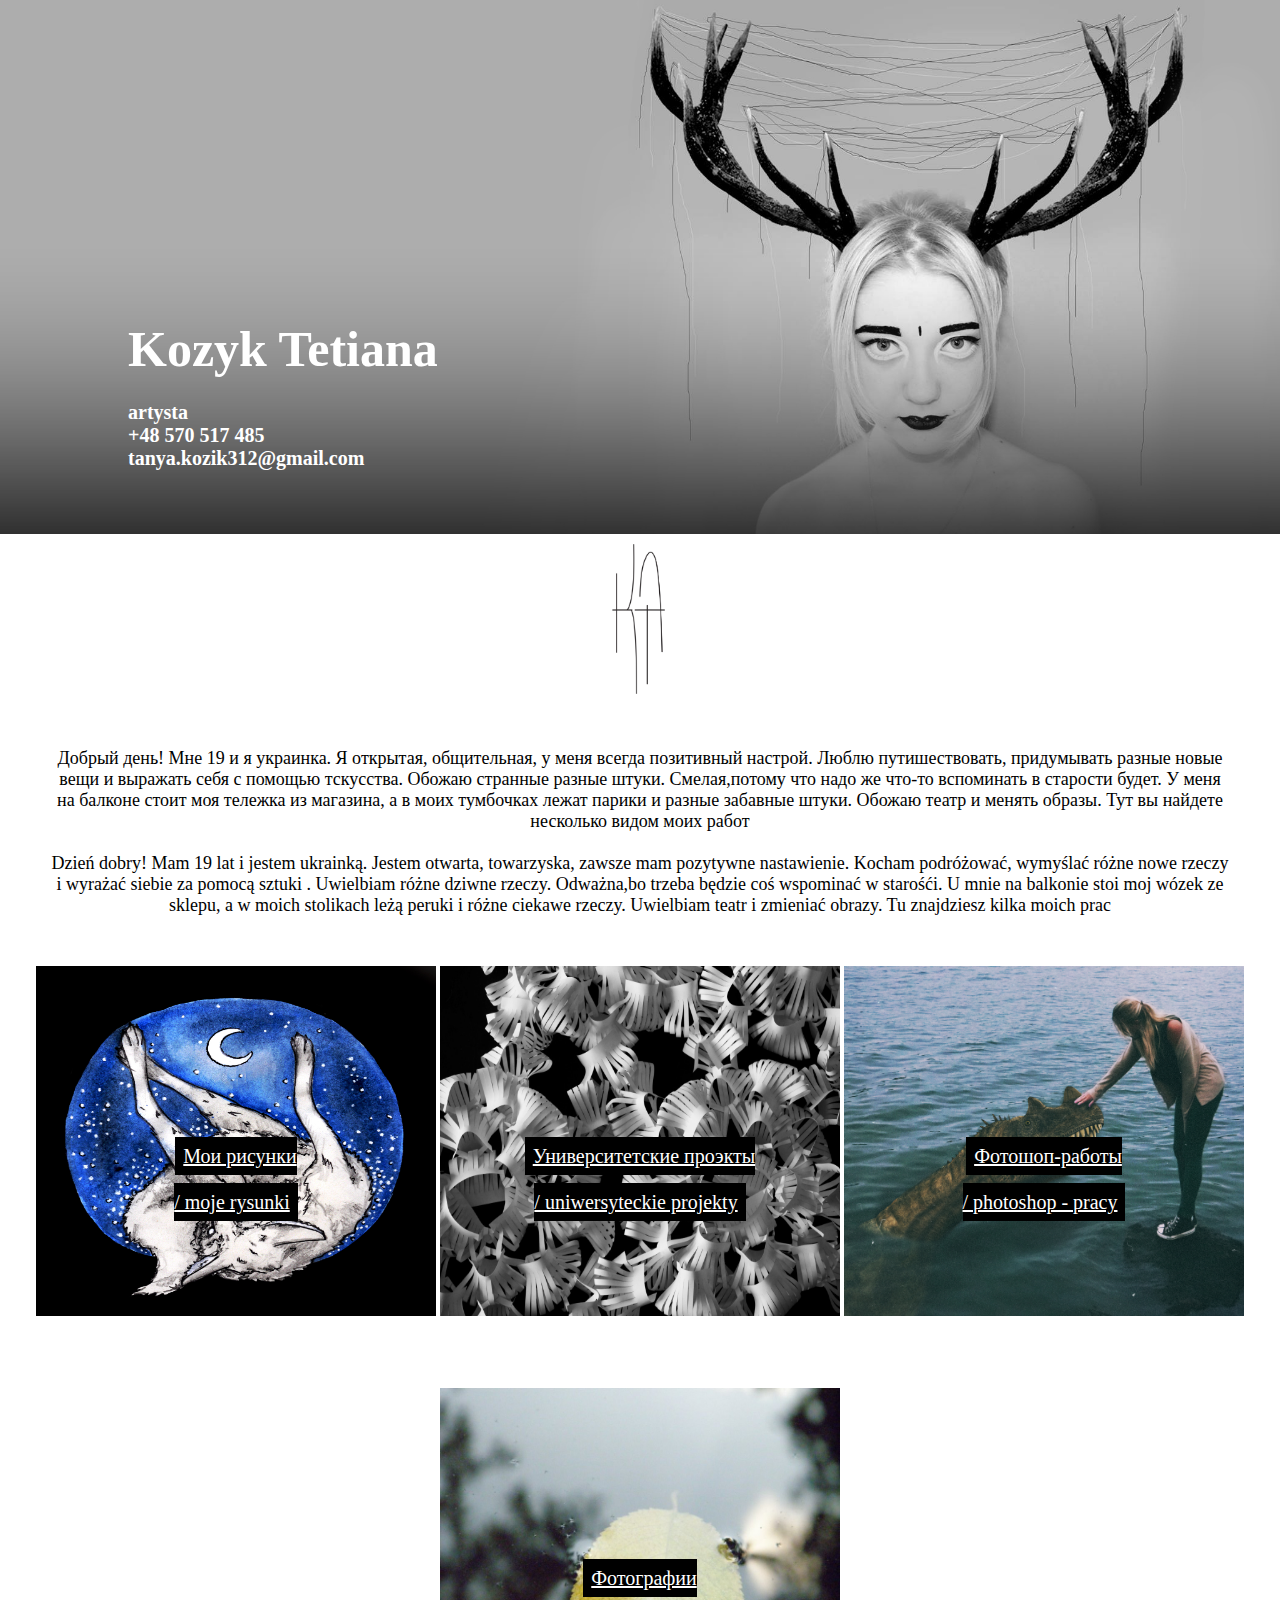
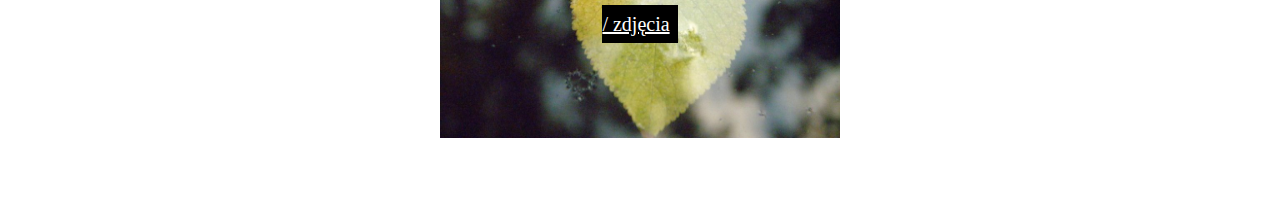
<file: index.html>
<!DOCTYPE html>
<html>
  <head>
    <title>glowna strona</title>
    <meta charset="utf8" />
    <link rel="stylesheet" href="style.css" />
    <body>

    
  <div class="wrapper">
  
        <div class="foto">
          
         
             <h2> Kozyk Tetiana </h2> 
             <h3><br/> artysta <br/> +48 570 517 485 <br/>tanya.kozik312@gmail.com</h3>
             <div class="tra">
            </div>
            </div>
            <div class="logo"><img src="img/logo.jpg" width="150" height="150" margin="5">
                
            </div>
        <div class="text">
        
Добрый день! Мне 19 и я украинка. Я открытая, общительная, у меня всегда позитивный настрой. Люблю путишествовать, придумывать разные новые вещи и выражать себя с помощью тскусства. Обожаю странные разные штуки. Смелая,потому что надо же что-то вспоминать в старости будет. У меня на балконе стоит моя тележка из магазина, а в моих тумбочках лежат парики и разные забавные штуки. Обожаю театр и менять образы.
            Тут вы найдете несколько видом моих работ 
        <br/>
             <br/>
            
Dzień dobry! Mam 19 lat i jestem ukrainką. Jestem otwarta, towarzyska, zawsze mam pozytywne nastawienie. Kocham podróżować, wymyślać różne nowe rzeczy i wyrażać siebie za pomocą sztuki . Uwielbiam różne dziwne rzeczy. Odważna,bo trzeba będzie coś wspominać w starośći. U mnie na balkonie stoi moj wózek ze sklepu, a w moich stolikach leżą peruki i różne ciekawe rzeczy. Uwielbiam teatr i zmieniać obrazy. Tu znajdziesz kilka moich prac
             </div>
             <div class="projects">
                 <div class="project">
                     <img src="img/7.jpg"  border="0">
                    <a href="rysunki.html" >Мои рисунки
                      <br/><br/>/ moje rysunki</a>
                  
                 </div>
                      
                 
                   <div class="project">
                       <img src="img/3.jpg"  border="0">
                        <a href="uniw.html" > Университетские проэкты <br/><br/>/ uniwersyteckie projekty </a>
                                  </div>

                 <div class="project">
                       <img src="img/6.jpg" border="0">
                         <a href="phs.html" > Фотошоп-работы <br/><br/>/ photoshop - pracy </a>
                                  </div>
                 
                 <div class="project">
                       <img src="img/8.jpg" border="0">
                        <a href="ffoto.html" > Фотографии <br/><br/>/ zdjęcia</a>
                                  </div>
             </div>
                 
<div>
    
</div>
      
      
     
       
     </div>  
    
</body>
</file>
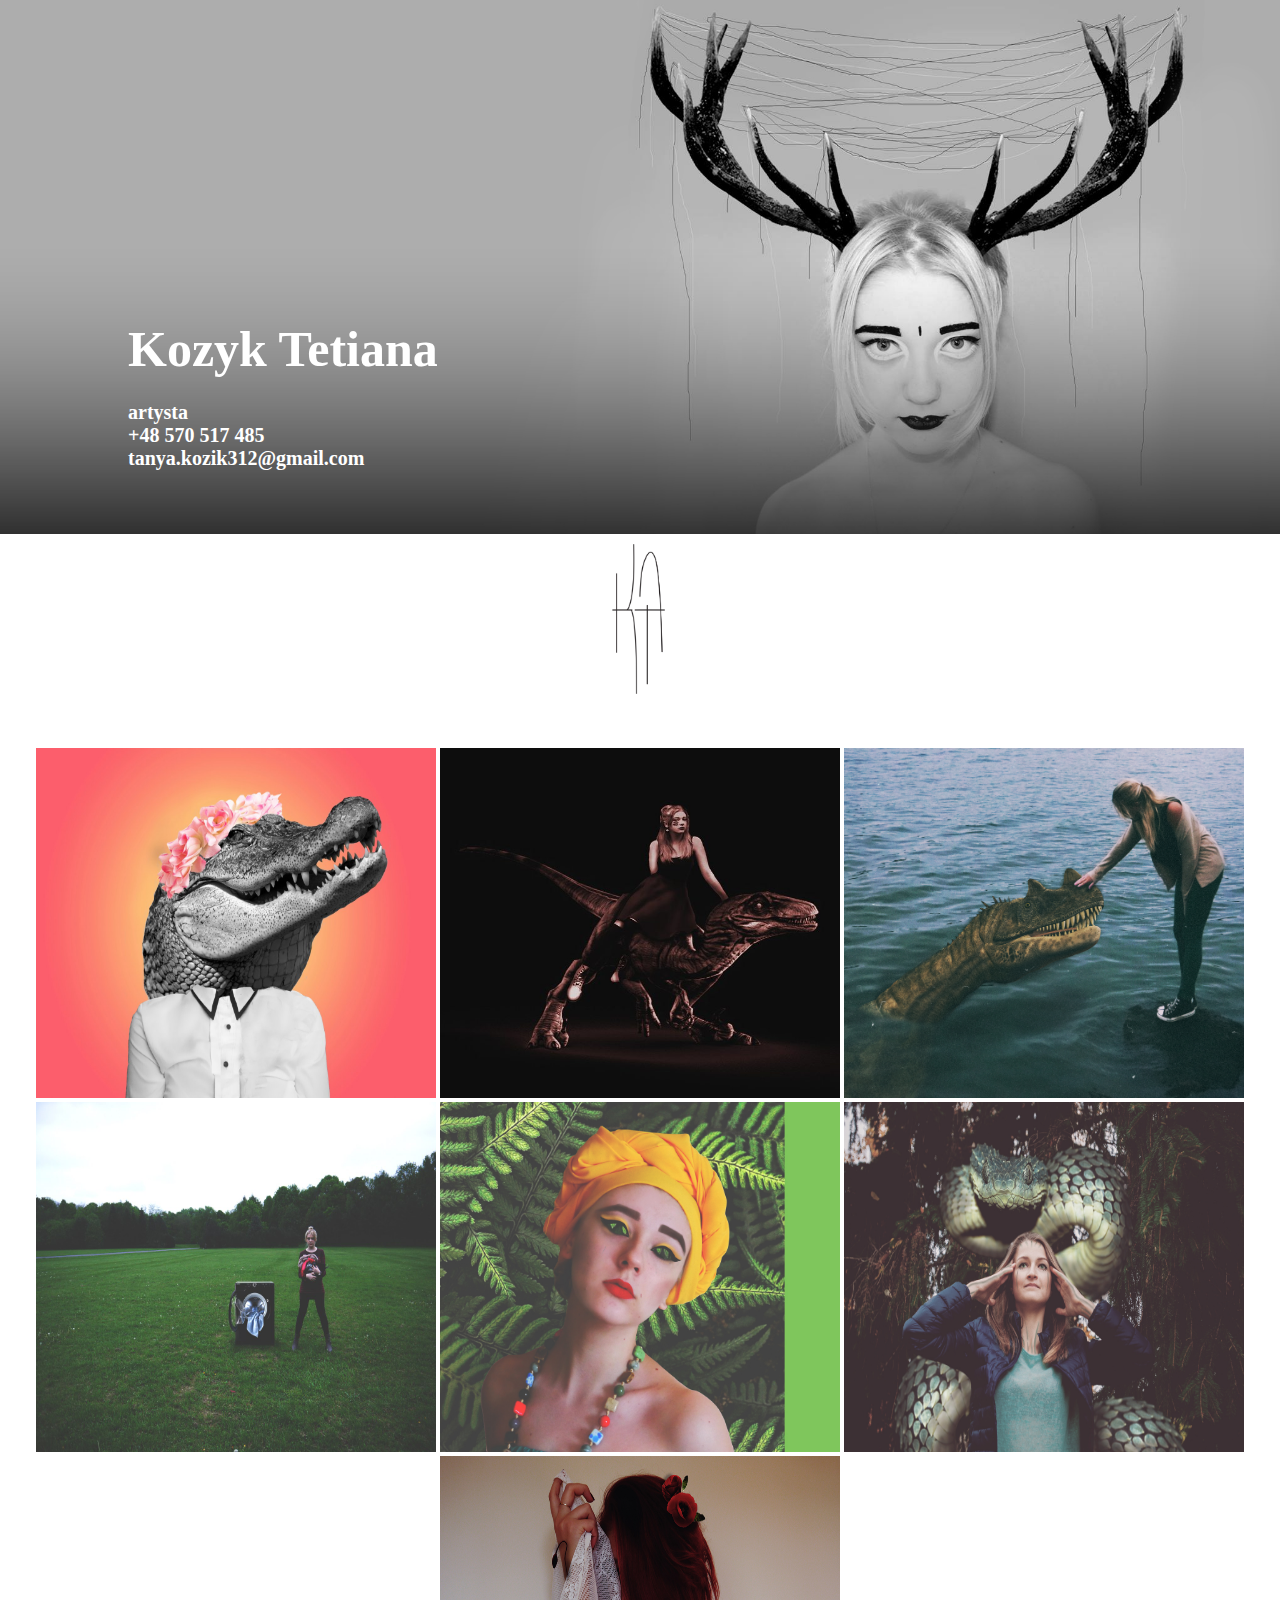
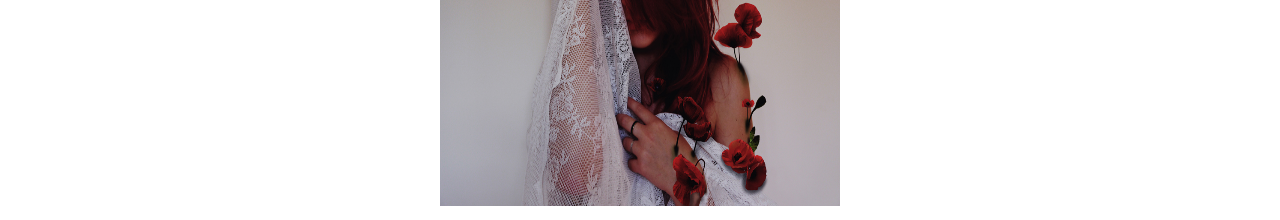
<file: phs.html>
<!DOCTYPE html>

<html>
  <head>
    <title>phs</title>
    <meta charset="utf8" />
    <link rel="stylesheet" href="style.css" />
    <body>

        
        
    
  <div class="wrapper">
  
        <div class="foto">
          
         
             <h2> Kozyk Tetiana </h2> 
             <h3><br/> artysta <br/> +48 570 517 485 <br/>tanya.kozik312@gmail.com</h3>
             <div class="tra">
            </div>
            </div>
            <div class="logo"><img src="img/logo.jpg" width="150" height="150" margin="5">
                
            </div>
        <div class="text">

             </div>
    
        
           
            
          
             <div class="projects">
                 <img src="img/4.jpg">
                 <img src="img/5.jpg">
                 <img src="img/6.jpg" >
                 <img src="img/9.jpg">   
                 <img src="img/10.jpg" >
                    <img src="img/01.jpg" >
                    <img src="img/02.jpg" >
                 
                 
             </div>
                 
<div>
    
</div>
</file>
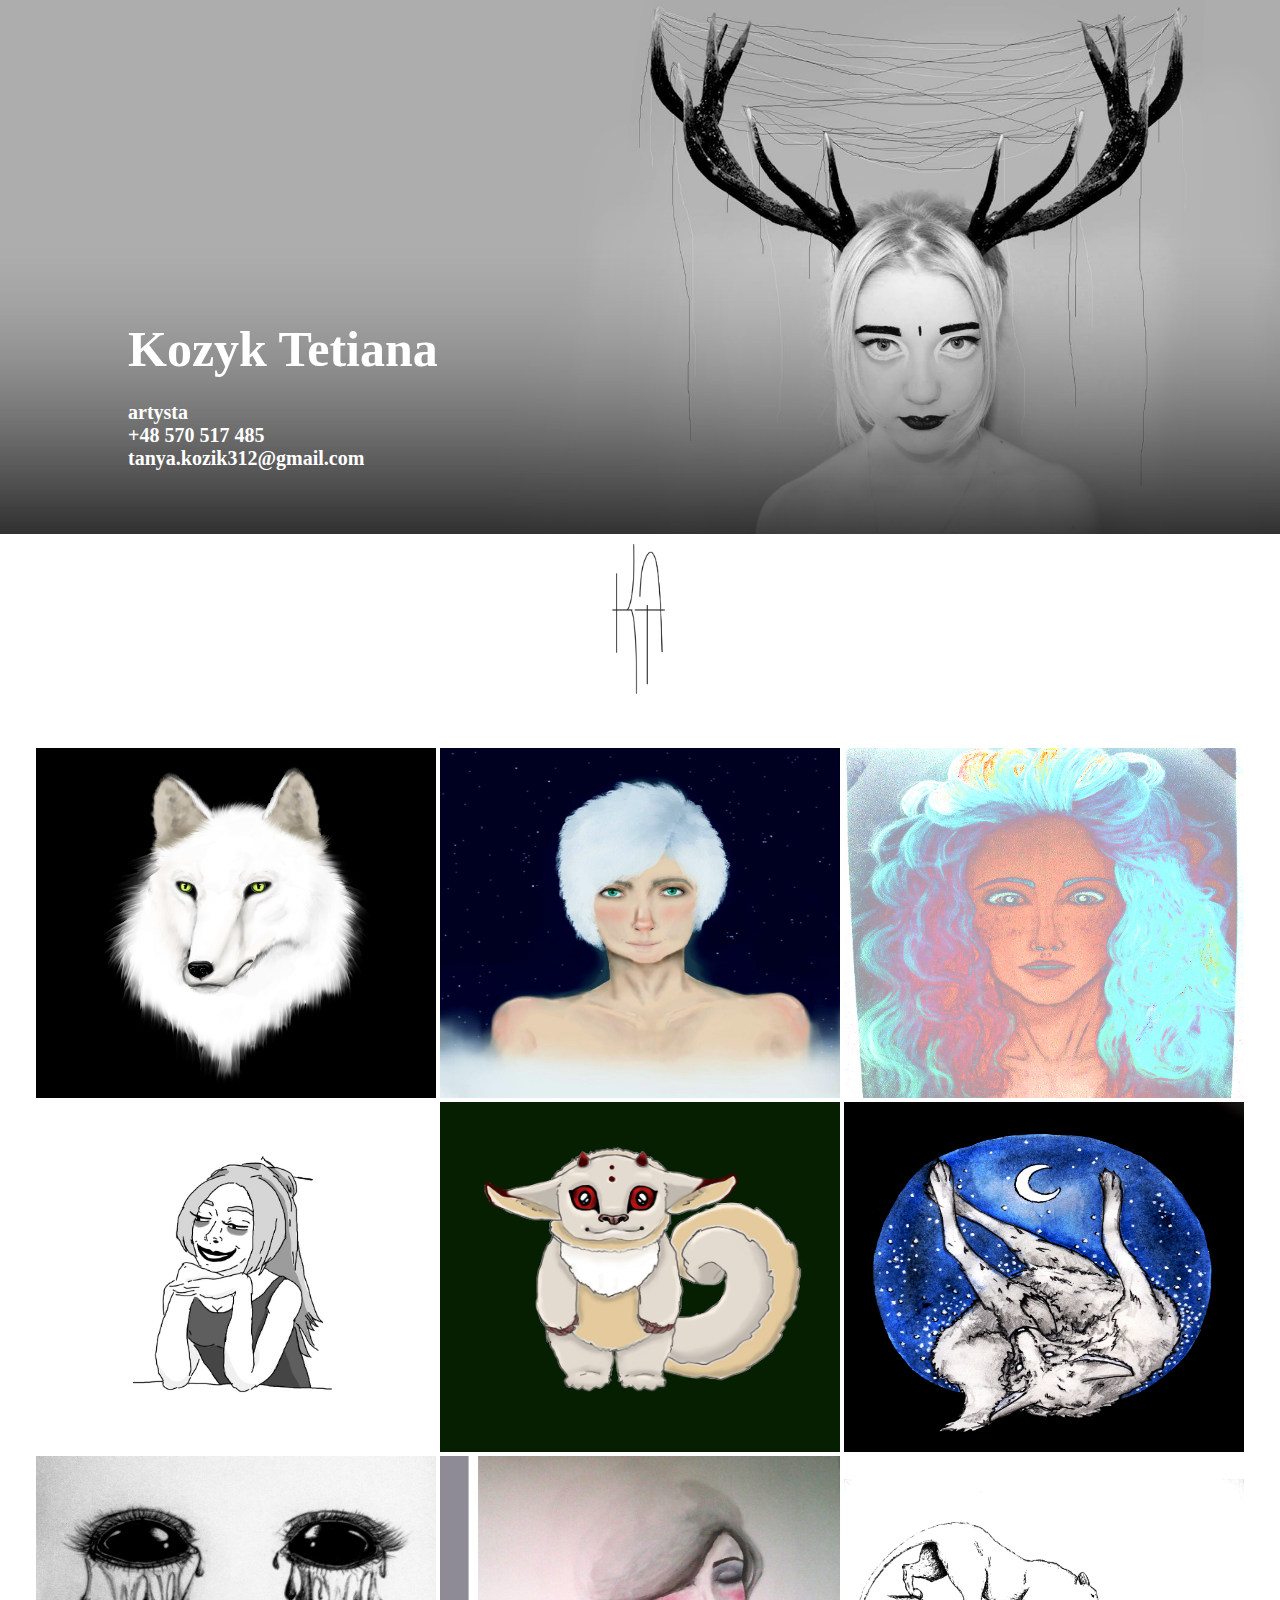
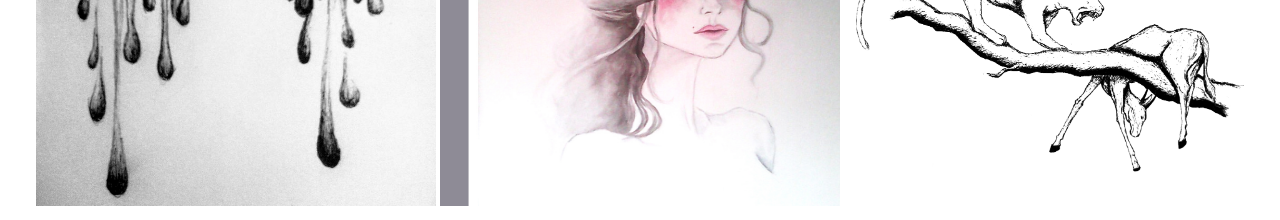
<file: rysunki.html>
<!DOCTYPE html>
<html>
  <head>
    <title>рисунки</title>
    <meta charset="utf8" />
    <link rel="stylesheet" href="style.css" />
    <body>

        
        
    
  <div class="wrapper">
  
        <div class="foto">
          
         
             <h2> Kozyk Tetiana </h2> 
             <h3><br/> artysta <br/> +48 570 517 485 <br/>tanya.kozik312@gmail.com</h3>
             <div class="tra">
            </div>
            </div>
            <div class="logo"><img src="img/logo.jpg" width="150" height="150" margin="5">
                
            </div>
        <div class="text">

             </div>
    
        
           
        
             <div class="projects">
                 <img src="img/11.jpg" width="500" height="450" border="0">
                 <img src="img/22.jpg" width="500" height="450" border="0">
                 <img src="img/33.jpg" width="500" height="450" border="0">
                 <img src="img/44.jpg"width="500" height="450">   
                 <img src="img/55.jpg" width="500" height="450" margin="5">
                 <img src="img/77.jpg" width="500" height="450">
                 <img src="img/66.jpg" width="500" height="450">
                 <img src="img/88.jpg" width="500" height="450">
                 <img src="img/99.jpg" width="500" height="450">
                 
                 
             </div>
                 
<div>
    
</div>
</file>
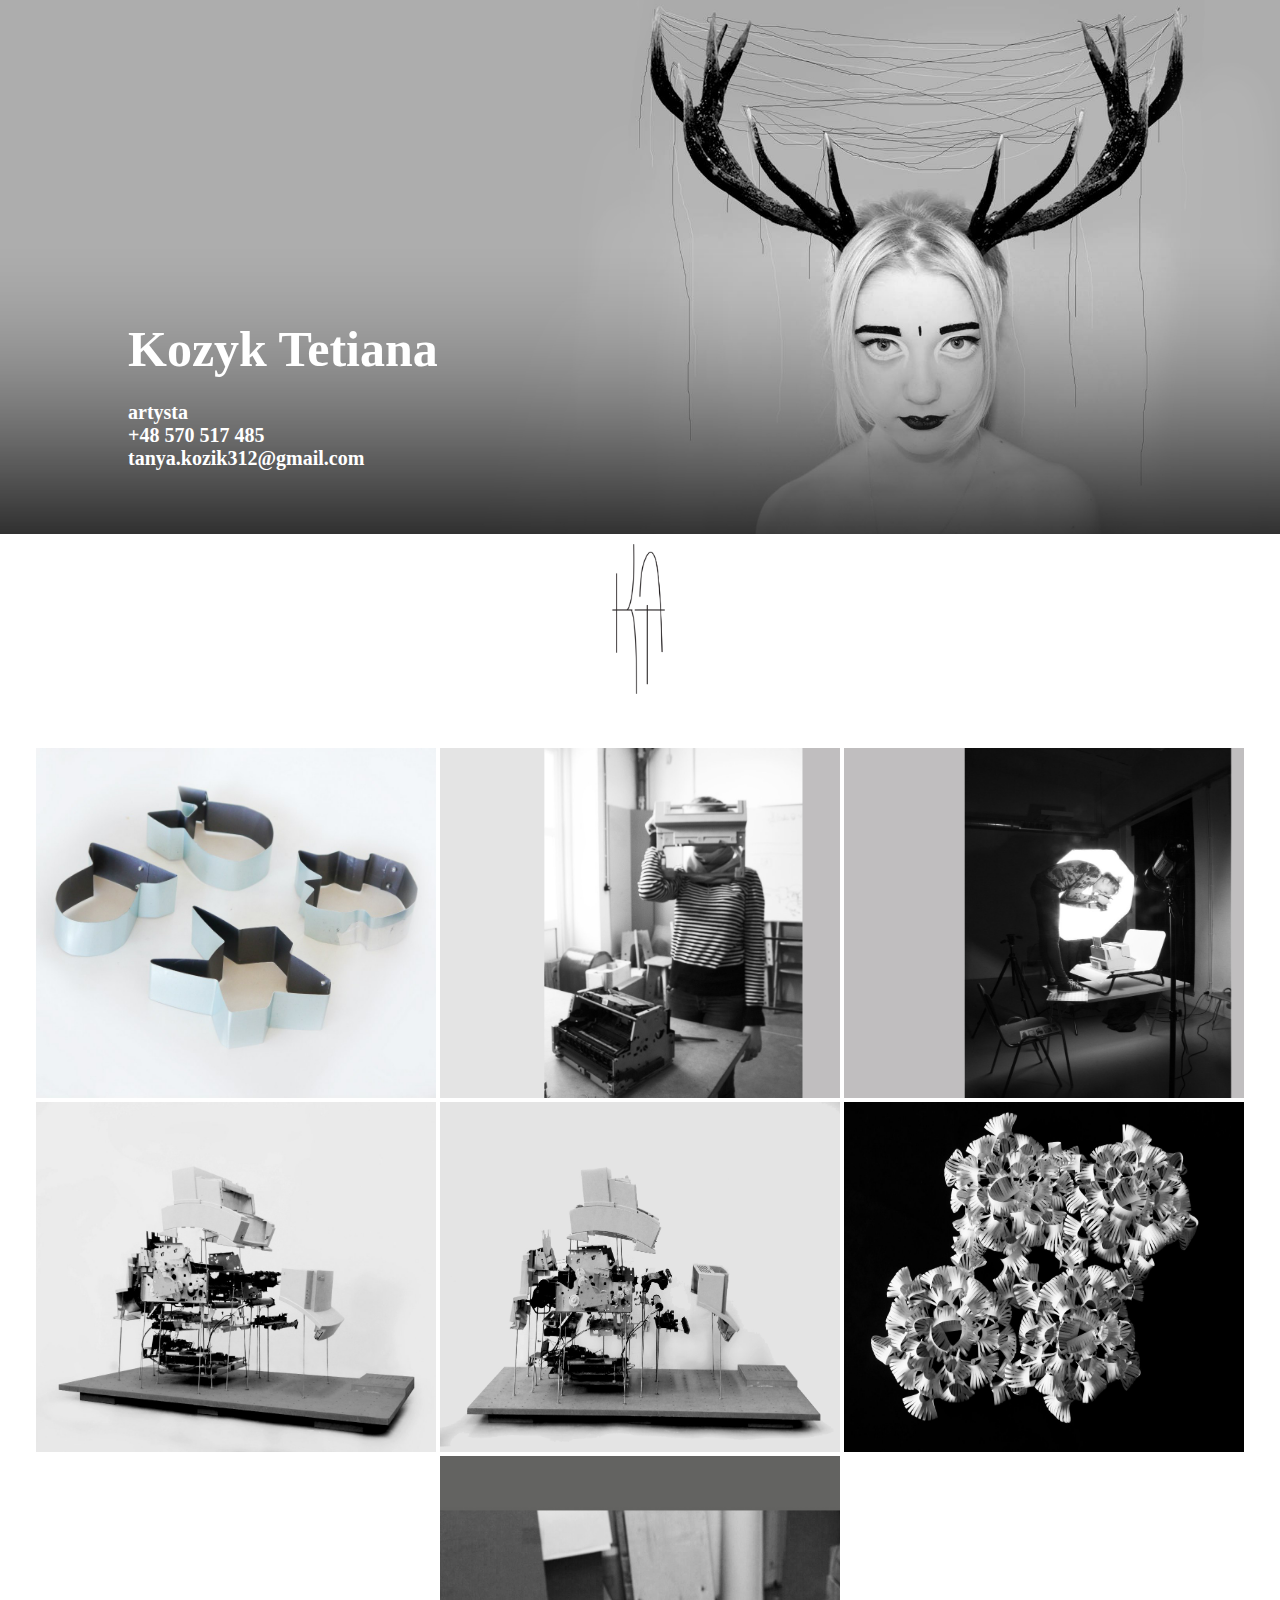
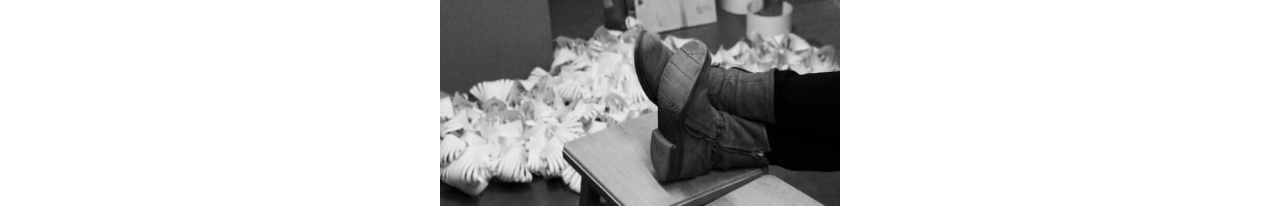
<file: uniw.html>
<!DOCTYPE html>
<html>
  <head>
    <title>uniw</title>
    <meta charset="utf8" />
    <link rel="stylesheet" href="style.css" />
    <body>

        
        
    
  <div class="wrapper">
  
        <div class="foto">
          
         
             <h2> Kozyk Tetiana </h2> 
             <h3><br/> artysta <br/> +48 570 517 485 <br/>tanya.kozik312@gmail.com</h3>
             <div class="tra">
            </div>
            </div>
            <div class="logo"><img src="img/logo.jpg" width="150" height="150" margin="5">
                
            </div>
        <div class="text">

             </div>
    
        
           
            
           
                
            </div>
             <div class="projects">
                 <img src="img/u1.jpg">
                 <img src="img/u2.jpg">
                 <img src="img/u3.jpg" >
                 <img src="img/u4.jpg">   
                 <img src="img/u5.jpg" >
                    <img src="img/u6.jpg" >
                    <img src="img/u7.jpg" >
                 
                 
             </div>
                 
<div>
    
</div>
</file>
<file: style.css>
* {
    margin: 0px;
    padding: 0px;

}
.text
{
    text-align: center;
    margin: 50px;
    font-size: 18px;
    
}

.foto {
    background: transparent url('img/1.jpg') no-repeat center;
    background-size: cover;
    overflow: auto;
}

.foto h2 {

	margin-top: 25%;
    margin-left: 10%;
    
    color: white;
    font-size: 50px;
    
}
.menu{
    position: absolute;
}

.logo{text-align: center;
    margin: 10px;
   
    
}
.foto h3 {
	margin-left: 10%;
    margin-block-end:5%;
    color: white;
    font-size: 20px;
}
.projects{
    margin: 10px;
    padding: 0px;
    text-align: center; 
}

.project {
    display: inline-block;
    width: 400px;
    height: 350px;
    text-align: center;
}
.project a{
    color: #fff;
    position:relative;
    top:-50%;
    font-size: 20px;
    border: 8px solid black ;
    background: black
    
}
.projects img{
    width: 400px;
    height:350px;
}
.a {
    
    font-size: 10px;
    
}
</file>
